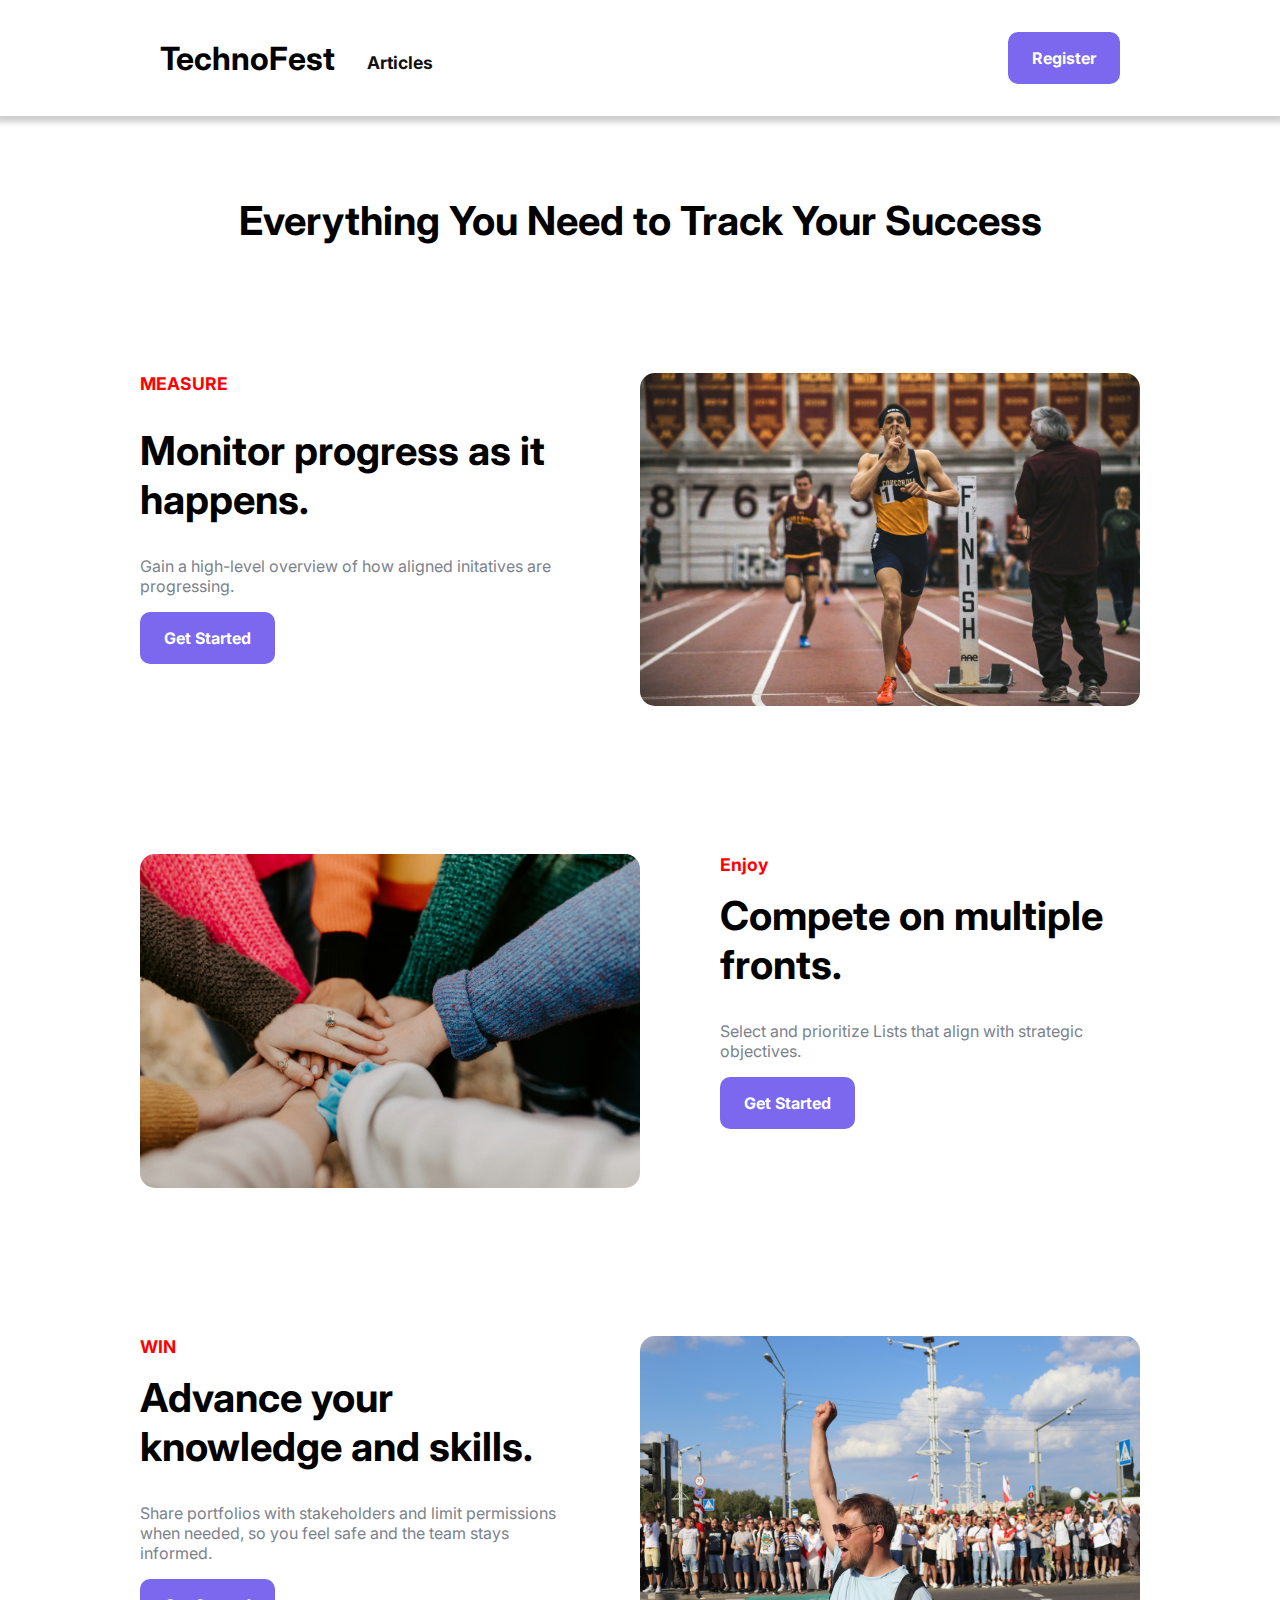
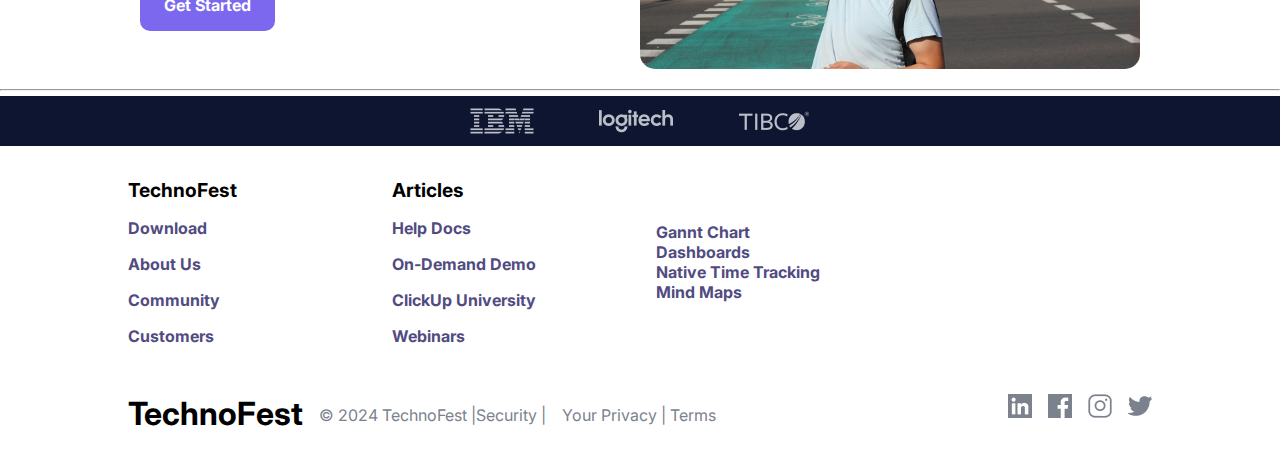
<file: article.html>
<!DOCTYPE html>
<html lang="en">
<head>
    <meta charset="UTF-8">
    <meta name="viewport" content="width=device-width, initial-scale=1.0">
    <title>Article</title>

    <link rel="stylesheet" href="style.css">
    <link rel="stylesheet" href="register.css">
    <link rel="preconnect" href="https://fonts.googleapis.com">
    <link rel="preconnect" href="https://fonts.gstatic.com" crossorigin>
    <link href="https://fonts.googleapis.com/css2?family=Inter:wght@100..900&display=swap" rel="stylesheet">
    
</head>
<body>

    <div class="header-down">
        <div class="header-content">
            <h4>TechnoFest</h4>
            <a href="article.html">Articles</a>
        </div>
        <a href="register.html" class="header-down-button">Register</a>
    </div>

    <section class="first-content">
        <div class="title">
            <h4>Everything You Need to Track Your Success</h4>
        </div>
        <div class="box-content">
            <div class="box-text">
                <h4 class="measure">MEASURE</h4>
                <h4 class="gain">Monitor progress as it
                    happens.</h4>
                <p>Gain a high-level overview of how aligned initatives are
                    progressing.</p>
                <button>
                    Get Started
                </button>
            </div>
            <div class="box-img">
                <img src="./TechnoFest2024_Hackathon_Assets/img/article-01.jpg" alt="">
            </div>
        </div>
    </section>

    <section class="first-content">
        
        <div class="box-content">
            <div class="box-img">
                <img src="./TechnoFest2024_Hackathon_Assets/img/article-02.jpg" alt="">
            </div>
            <div class="box-text">
                <h4 class="measure">Enjoy</h4>
                <h4 class="compete">Compete on multiple 
                    fronts.</h4>
                <p> Select and prioritize Lists that align with strategic
                    objectives.</p>
                <button>
                    Get Started
                </button>
            </div>
            
        </div>
    </section>

    <section class="first-content">
        
        <div class="box-content">
            <div class="box-text">
                <h4 class="measure">WIN</h4>
                <h4 class="compete">Advance your knowledge 
                    and skills.</h4>
                <p>  Share portfolios with stakeholders and limit
                    permissions when needed, so you feel safe and the
                    team stays informed.</p>
                <button>
                    Get Started
                </button>
            </div>
            <div class="box-img">
                <img src="./TechnoFest2024_Hackathon_Assets/img/article-03.jpg" alt="">
            </div>
           
            
        </div>
    </section>

    
    <hr>
    <div class="banner">
        <img src="./TechnoFest2024_Hackathon_Assets/img/section-ibm.png" alt="">
        <img src="./TechnoFest2024_Hackathon_Assets/img/section-logitech.png" alt="">
        <img src="./TechnoFest2024_Hackathon_Assets/img/section-tibc.png" alt="">
    </div>

    <footer>
        <div class="foot-content">
            <div class="box-foot">
                <h4>TechnoFest</h4>
                <h6>Download</h6>
                <h6>About Us</h6>
                <h6>Community</h6>
                <h6>Customers</h6>
            </div>
            <div class="box-foot">
                <h4>Articles</h4>
                <h6>Help Docs</h6>
                <h6>On-Demand Demo</h6>
                <h6>ClickUp University</h6>
                <h6>Webinars</h6>
            </div>
            <div class="last-box">
                <h6>Gannt Chart</h6>
                <h6>Dashboards</h6>
                <h6>Native Time Tracking</h6>
                <h6>Mind Maps</h6>
            </div>
        </div>

        <div class="last-content">
            <div class="left-side">
                <h1>TechnoFest</h1>
                <p>© <span> 2024 TechnoFest |Security |</span></p>
                <p>Your Privacy | Terms</p>
            </div>
            <div class="right-side">
                <img src="./TechnoFest2024_Hackathon_Assets/img/icon-01.png" alt="">
                <img src="./TechnoFest2024_Hackathon_Assets/img/icon-02.png" alt="">
                <img src="./TechnoFest2024_Hackathon_Assets/img/icon-03.png" alt="">
                <img src="./TechnoFest2024_Hackathon_Assets/img/icon-04.png" alt="">
            </div>
        </div>
    </footer>

    
</body>
</html>
</file>
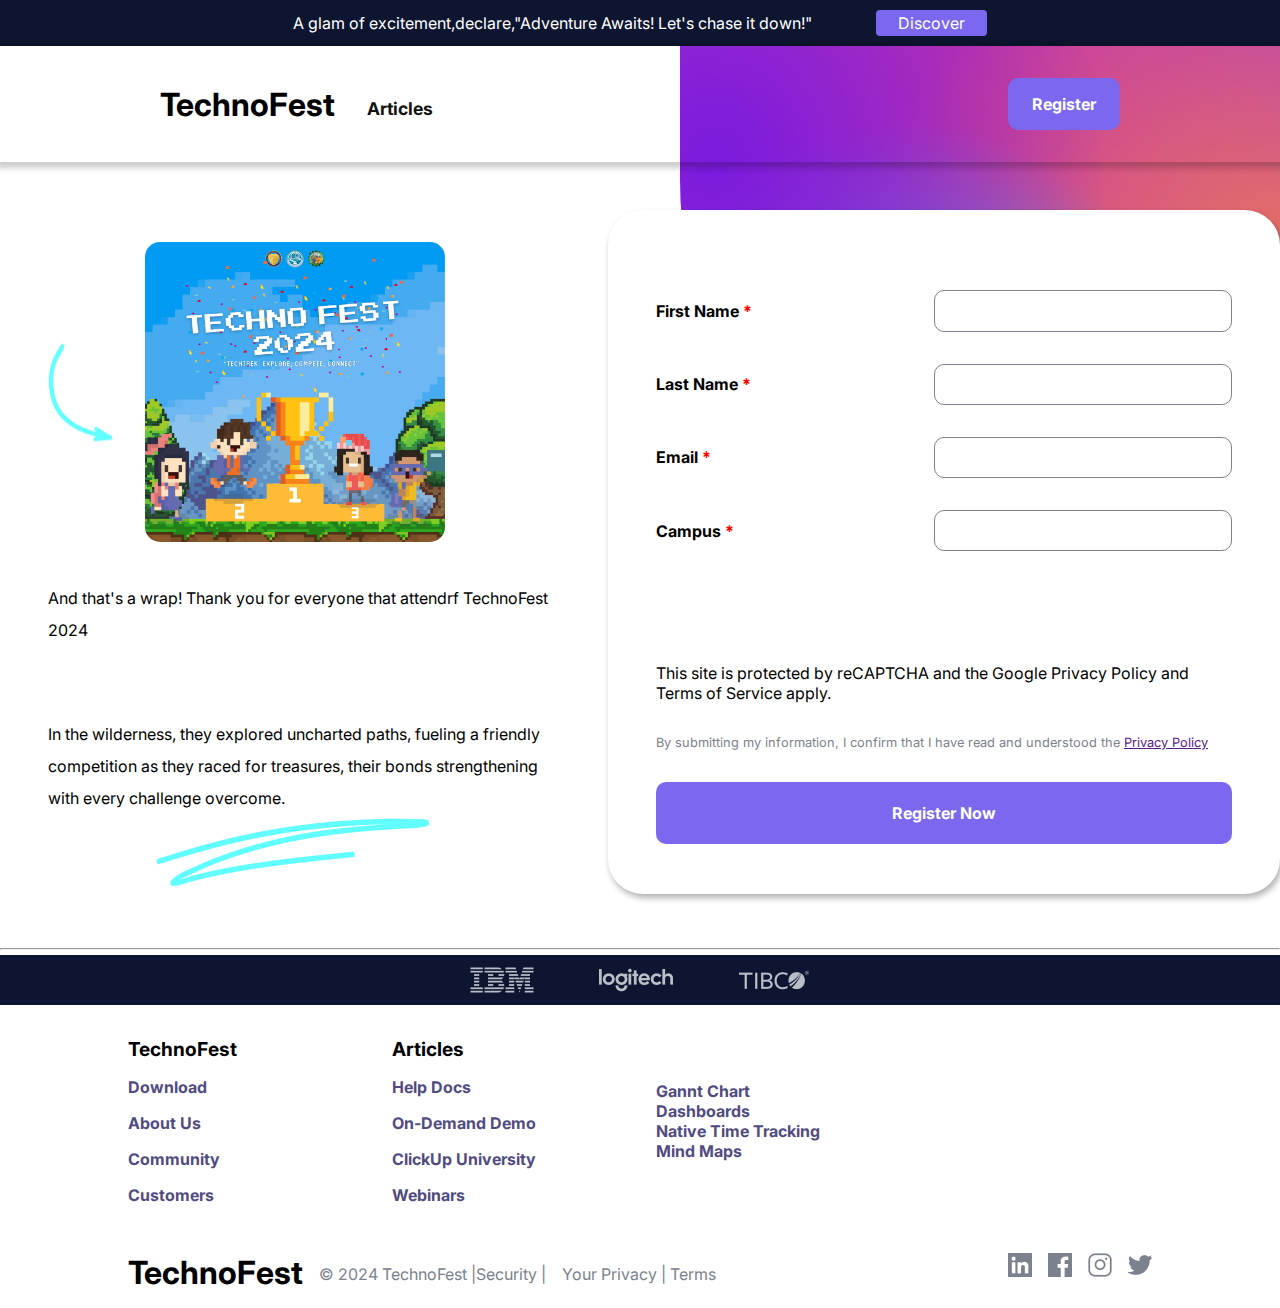
<file: register.html>
<!DOCTYPE html>
<html lang="en">
<head>
    <meta charset="UTF-8">
    <meta name="viewport" content="width=device-width, initial-scale=1.0">
    <title>Register</title>

    <link rel="stylesheet" href="style.css">
    <link rel="stylesheet" href="register.css">
    <link rel="preconnect" href="https://fonts.googleapis.com">
    <link rel="preconnect" href="https://fonts.gstatic.com" crossorigin>
    <link href="https://fonts.googleapis.com/css2?family=Inter:wght@100..900&display=swap" rel="stylesheet">
    
</head>
<body>
    
    <header>
        <div>
            <p>
                A glam of excitement,declare,"Adventure Awaits! Let's chase it down!"
            </p>
        </div>
        <button class="header-button">
            Discover
        </button>
    </header>


    <div class="header-down">
        <div class="header-content">
            <h4>TechnoFest</h4>
            <a href="article.html">Articles</a>
        </div>
        <button class="header-down-button">
            Register
        </button>
    </div>

    <section class="register">
        <div class="blob">
            <img src="./TechnoFest2024_Hackathon_Assets/img/art-blob.png" alt="">
        </div>

        <div class="text-side">
            <div class="img-top">
                    <img src="./TechnoFest2024_Hackathon_Assets/img/art-01.png" alt="">
                    <img src="./TechnoFest2024_Hackathon_Assets/img/art-00.jpg" alt="" class="prof">
            </div>
            <p class="wrap">And that's a wrap! Thank you for everyone that attendrf TechnoFest 
                2024</p>
            <p>
                        In the wilderness, they explored uncharted paths, fueling a friendly 
        competition as they raced for treasures, their bonds strengthening with 
        every challenge overcome.
            <img src="./TechnoFest2024_Hackathon_Assets/img/art-02.png" alt="">
            </p>
        </div>
        <div class="register-side">
            <form action="" class="register-form">
                <div>
                    <h4>First Name <span> *</span></h4>
                    <input type="text" class="fields">
                </div>
                <div>
                    <h4>Last Name <span> *</span></h4>
                    <input type="text" class="fields">
                </div>
                <div>
                    <h4>Email <span> *</span></h4>
                    <input type="text" class="fields">
                </div>
                <div>
                    <h4>Campus <span> *</span></h4>
                    <input type="text" class="fields">
                </div>

                <p class="site">This site is protected by reCAPTCHA and the Google Privacy Policy and Terms of Service
                    apply.</p>

                <p class="captcha"> By submitting my information, I confirm that I have read and understood the <a href="">Privacy Policy</a></p>
                <button>
                    Register Now
                </button>
            </form>
        </div>
    </section>

    
    <hr>
    <div class="banner">
        <img src="./TechnoFest2024_Hackathon_Assets/img/section-ibm.png" alt="">
        <img src="./TechnoFest2024_Hackathon_Assets/img/section-logitech.png" alt="">
        <img src="./TechnoFest2024_Hackathon_Assets/img/section-tibc.png" alt="">
    </div>

    <footer>
        <div class="foot-content">
            <div class="box-foot">
                <h4>TechnoFest</h4>
                <h6>Download</h6>
                <h6>About Us</h6>
                <h6>Community</h6>
                <h6>Customers</h6>
            </div>
            <div class="box-foot">
                <h4>Articles</h4>
                <h6>Help Docs</h6>
                <h6>On-Demand Demo</h6>
                <h6>ClickUp University</h6>
                <h6>Webinars</h6>
            </div>
            <div class="last-box">
                <h6>Gannt Chart</h6>
                <h6>Dashboards</h6>
                <h6>Native Time Tracking</h6>
                <h6>Mind Maps</h6>
            </div>
        </div>

        <div class="last-content">
            <div class="left-side">
                <h1>TechnoFest</h1>
                <p>© <span> 2024 TechnoFest |Security |</span></p>
                <p>Your Privacy | Terms</p>
            </div>
            <div class="right-side">
                <img src="./TechnoFest2024_Hackathon_Assets/img/icon-01.png" alt="">
                <img src="./TechnoFest2024_Hackathon_Assets/img/icon-02.png" alt="">
                <img src="./TechnoFest2024_Hackathon_Assets/img/icon-03.png" alt="">
                <img src="./TechnoFest2024_Hackathon_Assets/img/icon-04.png" alt="">
            </div>
        </div>
    </footer>


</body>
</html>
</file>
<file: style.css>
*{
    margin: 0;
    padding: 0;
    font-size: 1rem;
    font-family: "Inter", sans-serif
}


header {
    padding-block: 10px;
    background-color: #0D1530;
    color: #ffffff;
    display: flex;
    justify-content: center;
    gap: 4rem;
    align-items: center;
}

.header-button {
    padding: .2rem 1.4rem;
    border-radius: 4px;
    border: none;
    outline: none;
    background-color: #7B68EE;
    color: #ffffff;
}

.header-down {
    padding-block: 2rem;
    box-shadow: 0px 2px 6px 4px rgba(0,0,0,.2);
    display: flex;
    justify-content: space-between;
    align-items: center;
    padding-inline: 10rem;
    z-index: 99;
}

.header-content {
    display: flex;
    justify-content: center;
    align-items: center;
    gap: 2rem;
    z-index: 99;
}
.header-content h4 {
    font-size: 2rem;
}

.header-content a{
    text-decoration: none;
    font-size: 1.1rem;
    transition: .5s;
    color: #111;
    padding-top: .5rem;
    font-weight: bold;
}
.header-content a:hover {
    text-decoration: underline;
    color:  #7B68EE;

}


.header-down-button {
    background-color: #7B68EE;
    color: #ffffff;
    border-radius: 10px;
    padding: 1rem 1.5rem;
    border: none;
    font-weight: bold;
    text-decoration: none;
}


.image-side img {
    width: 100%;
    height: auto;
    border-radius: 10px;
}

.stars {
    width: 15px;
    height: 15px;
    padding-top: .5rem;
}


.ratings {
    display: flex;
    justify-content: start;
    align-items: start;
    gap: .5rem;
}
.ratings p {
    padding-bottom: 1rem;
    color:  #7C828D;
}

.homepage {
    height: auto;
    width: 100%;
}
.homepage-content {
    display: flex;
    justify-content: center;
    align-items: start;
   
    gap: 8rem;
    padding-top: 3rem;
    padding-bottom: 2rem;
    max-width: 1100px;
    margin: 0 auto;
    padding-inline: 1rem;
}

.text-side {
    padding-top: 2rem;
    display: grid;
    gap: .5rem;
    padding-top: 2rem;
}

.text-side h4 {
    font-size: 3rem;
    padding-bottom: 2rem;
}
.text-side p {
    padding-bottom: 2rem;
    line-height: 2rem;
}

.input-homepage {
    padding: 1.5rem;
    border: 1px solid #B9BEC7;
    border-radius: 10px;
}

.text-side .started {
    display: flex;
    justify-content: start;
    align-items: start;
    gap: 1rem;
    padding-top: 1rem;
}
.started button {
    padding: 1rem 1.8rem;
    border-radius: 10px;
    border: none;
    background-color: #7B68EE;
    box-shadow: 1px 1px 1px 1px #7B68EE;
    color: #ffffff;
}
.started p {
    color:  #7C828D;
    font-size: .9rem;
    line-height: 1.5rem;
    font-weight: bold;
}

.banner {
    display: flex;
    justify-content: center;
    align-items: center;
    gap: 4rem;
    background-color: #0D1530;
    padding-block: 12px;
}

.speakers, .agenda, .articles{
    max-width: 1300px;
    margin: 0 auto;
    border-radius: 60px;
    background-color: #0D1530;
    height: auto;
    padding-block: 4rem;
    margin-top: 4rem;
    margin-bottom: 3rem;
}
.speakers-title h4, .agenda h4, .articles h4 {
    font-size: 3rem;
    text-align: center;
    color: #ffffff;
    padding-top: 4rem;
}
.speakers-content {
    display: grid;
    grid-template-columns: 1fr 1fr 1fr 1fr;
    gap: 2rem;
    padding: 3rem;
}
.box {
    border-radius: 15px;
    background-color: #ffffff;
    padding: 20px;
    text-align: center;
    height: 330px;
}
.box img {
    width: 100%;
    min-height: 200px;
    max-height: 200px;
    border-radius: 10px;
}

.box h4 {
    font-size: 2rem;
    padding-bottom: .8rem;
}
.box .at {
    padding-block: 1rem;
}
.box p {
    line-height: 1.5rem;
}

.agenda-content {
    display: grid;
    gap: 1rem;
    padding-top: 3rem;
    padding-inline: 4rem;
}
.box-agenda {
    display: flex;
    justify-content: space-around;
    align-items: center;
    gap: 20rem;
    padding-block: 2rem;
    padding-inline: 5rem;
    background-color: #ffffff;
    border-radius: 15px;
    flex-wrap: wrap;
}
.box-agenda, .box-agenda-second{
    margin-bottom: 2rem;
}

.text-agenda h4 {
    color: #111;
    font-size: 2rem;
    padding-top: 0;
    text-align: start;
}
.text-agenda {
    max-width: 350px;
    display: grid;
    gap: 1rem;
}
.text-agenda p {
    font-size: 1.1rem;
    color: #7C828D;
}
.text-agenda p strong {
    font-size: 1.2rem;
}

.box-agenda .image-agenda img {
    width: 125px;
    height: auto;
    border-radius: 15px;
}

.agenda-text h4{
    color: #111;
    padding-top: 0;
    font-size: 2rem;
    text-align: start;
}

.agenda-text p {
    line-height: 1.8rem;
}

.agenda-img {
    display: grid;
    grid-template-columns: 1fr 1fr;
    gap: .5rem;
}

.box-agenda-second {
    display: flex;
    justify-content: center;
    align-items: center;
    gap: 5rem;
    padding-block: 2rem;
    padding-inline: 5rem;
    background-color: #ffffff;
    border-radius: 15px;

}
.agenda-img img {
    width: 120px;
    height: 100px;
    border-radius: 15px;
}
.agenda-img-second {
    display: grid;
    grid-template-columns: 1fr 1fr 1fr;
    gap: .7rem;
}
.agenda-img-second img {
    width: 120px;
    height: 100px;
    border-radius: 15px;
}

.article-content {
    display: grid;
    grid-template-columns: 1fr 1fr 1fr ;
    gap: 2rem;
    padding-block: 2rem;
    padding-inline: 5rem;
}
.article-box h4 {
    padding-top: 0;
    font-size: 1.5rem;
    color: #111;
    text-align: start;
}
.article-box {
    background-color: #ffffff;
    border-radius: 15px;
    height: 480px;
    padding: 16px;
    position: relative;
}
.article-box .prof {
    width: 320px;
    height: 250px;
    position: absolute;
    top: -80px;
    right: 20px;
    border-radius: 10px;
    border: none;
    z-index: 10;

}

.article-box .profile {
    margin-top: 12rem;

}

.article-box .profile div {
    display: flex;
    justify-content: start;
    align-items: center;
    gap: 1rem;
    padding-block: 2rem;
}

.article-box .profile div img {
    width: 60px;
    height: 60px;
    border-radius: 50%;
}
.articles {
    padding-bottom: 5rem;
}

.profile hr {
    padding-inline: 0;
}
.read {
    text-align: center;
}
.read p {
    padding-top: 1rem;
}

.text-profile span, .text-profile-mid span {
    line-height: 1.5rem;
}

.text-profile-mid {
    padding-top: 2rem;
    margin-top: 1.8rem;
}

.text-mid {
    margin-top: 2rem;
    padding-top: 3rem;
}

.banner {
    margin-top: .3rem;
}
hr{
    color: #7C828D;
}


footer {
    padding-top:2rem;
    width: 100%;

}
.foot-content {
    padding-inline: 8rem;
    display: flex;
    justify-content: start;
    align-items: center;
    gap: 4rem;
    flex-wrap: wrap;
}
.box-foot {
    display: grid;
    gap: 1rem;
    text-align: start;
    width: 200px;
}
.box-foot h6, .last-box h6{
    color: #514B81;
}
.box-foot h4, .last-box h4 {
    font-size: 1.2rem;
}

.last-content {
    display: flex;
    justify-content: space-between;
    align-items: center;
    padding-inline: 8rem;
    padding-top: 3rem;
    flex-wrap: wrap;
}

.left-side, .right-side{
    display: flex;
    justify-content: center;
    align-self: start;
    gap: 1rem;
}

.left-side h1 {
    font-size: 2rem;
    padding-bottom: 1rem;
}
.left-side p {
    padding-top: .7rem;
    color: #7C828D;
}

@media(max-width: 1200px) {
    .article-content {
        display: flex;
        justify-content: center;
        align-items: center;
        gap: 1rem;
        flex-direction: column;
       
    }
    .article-box {
        text-align: center;
        height: auto;
    }
    .article-box .prof {
        max-width: 300px;
        margin: 0 auto;
    }
}
@media(max-width: 1050px) {
    .speakers-content {
        display: grid;
        grid-template-columns: repeat(auto-fit, minmax(300px, auto));
        gap: 1rem;
    }
    .box-agenda {
        display: flex;
        justify-content: center;
        align-items: center;
        gap: 1rem;
        flex-direction: column;
        text-align: center;
    }
    .homepage-content {
        flex-wrap: wrap;
        text-align: center;
    }
    .ratings, .started {
        max-width: 500px;
        margin: 0 auto;
    }
   

@media(max-width: 900px) {
    .header-down{
        display: flex;
        justify-content: space-between;
        padding-inline: 15px;
    }
    .last-content {
        display: flex;
        justify-content: center;
        gap: 1rem;
        flex-wrap: wrap;
    }
    .left-side p {
        padding-top: 0;
    }
    .article-content {
        margin-top: 4rem;
    }
    .agenda-content {
        padding-inline: 1rem;
    }
    .box-agenda {
        padding-inline: 1rem;
    }
}

@media(max-width: 530px) {
    .box-agenda {
        padding-inline: 0;
        max-width: fit-content;
    }
    .agenda-content {
        display: flex;
        justify-content: center;
        align-items: center;
        gap: 1rem;
        flex-direction: column;
    }
}
@media(max-width: 400px) {
    .header-content h4{
        font-size: 1.5rem;
    }
}
</file>
<file: register.css>
*{
    margin: 0;
    padding: 0;
    font-size: 1rem;
    font-family: "Inter", sans-serif
}


.blob img{
    position: absolute;
    right: 0;
    top: 0;
    z-index: -10;
    width: 600px;
    height: 600px;
    border-bottom-left-radius: 70%;
}

.img-top {
    display: flex;
    justify-content: start;
    align-items: center;
    gap: 2rem;
}
.register {
    padding-top: 3rem;
    max-width: 1300px;
    margin: 0 auto;
    display: flex;
    justify-content: center;
    align-items: start;
    gap: 3rem;
    
}

.img-top .prof {
    width: 300px;
    height: 300px;
    border-radius: 15px;
}
.text-side {
    text-align: start;
    max-width: 40%;
}
.text-side p {
    padding-top: 2rem;
}
.text-side .wrap {
    padding-bottom: 2rem;
}

.register-side {
    padding: 2rem;
    border-radius: 35px;
    background-color: white;
    box-shadow: 2px 4px 6px rgba(0,0,0,.3);
    height: 620px;
}
.register-form {
    display: grid;
    place-content: center;
    gap: 2rem;
    height: auto;
    padding-inline: 1rem;
    padding-top: 3rem;

}
.register-form div {
    display: flex;
    justify-content: space-between;
    align-items: center;
}

.register-form div h4 {
    font-size: 1rem;
}


.register-form div h4 span {
    color: red;
}

.register-form div .fields {
    padding: .6rem 1.5rem;
    border-radius: 10px;
    border: 1px solid #7C828D;
}
.site {
    padding-top: 5rem;
}
.captcha {
    font-size: .8rem ;
    color: #7C828D;
}
.captcha a{
    font-size: .8rem ;
}

.register-form button {
    padding: 1.3rem ;
    border-radius: 10px;
    color: #ffffff;
    font-weight: bold;
    background-color: #7B68EE;
    border: none;
}

.first-content {
    max-width: 1000px;
    margin: 0 auto;
}
.box-content {
    display: flex;
    justify-content: center;
    gap: 5rem;
    align-items: start;
    padding-top: 8rem;
}
.title h4{
    text-align: center;
    font-size: 2.5rem;
    padding-top: 5rem;
    font-weight: bolder;
}

.box-img img {
    max-width: 500px;
    height: auto;
    border-radius: 15px;
}
.box-text h4 {
    padding-bottom: 1rem;
    font-size: 1.1rem;
}
.measure {
    color: red;
}
.box-text .gain {
    padding-block: 1rem;
    font-size: 2.5rem;
    font-weight: bolder;
}
.box-text .compete {
    font-size: 2.5rem;
    font-weight: bolder;
}
.box-text p {
    padding-block: 1rem;
    color:  #7C828D;
}

.box-text button {
    padding: 1rem 1.5rem;
    border-radius: 10px;
    border: none;
    color: white;
    background-color: #7B68EE;
    font-weight: bold;
}

section {
    padding-bottom: 1rem;
}


@media(max-width: 1024px) {
    .box-content {
        flex-wrap: wrap;
        text-align: center;
    }
    .box-text {
        padding-inline: 1rem;
    }
    .register .text-side {
        max-width: 100%;
        text-align: center;
    }
    .img-top {
        margin: 0 auto;
    }
    .register {
        flex-wrap: wrap;
    }
}

@media(max-width: 500px) {
    .box-img img {
        max-width: 300px;
        
    }
    .register .text-side {
        max-width: fit-content;
        margin: auto 0;
    }
}
</file>
